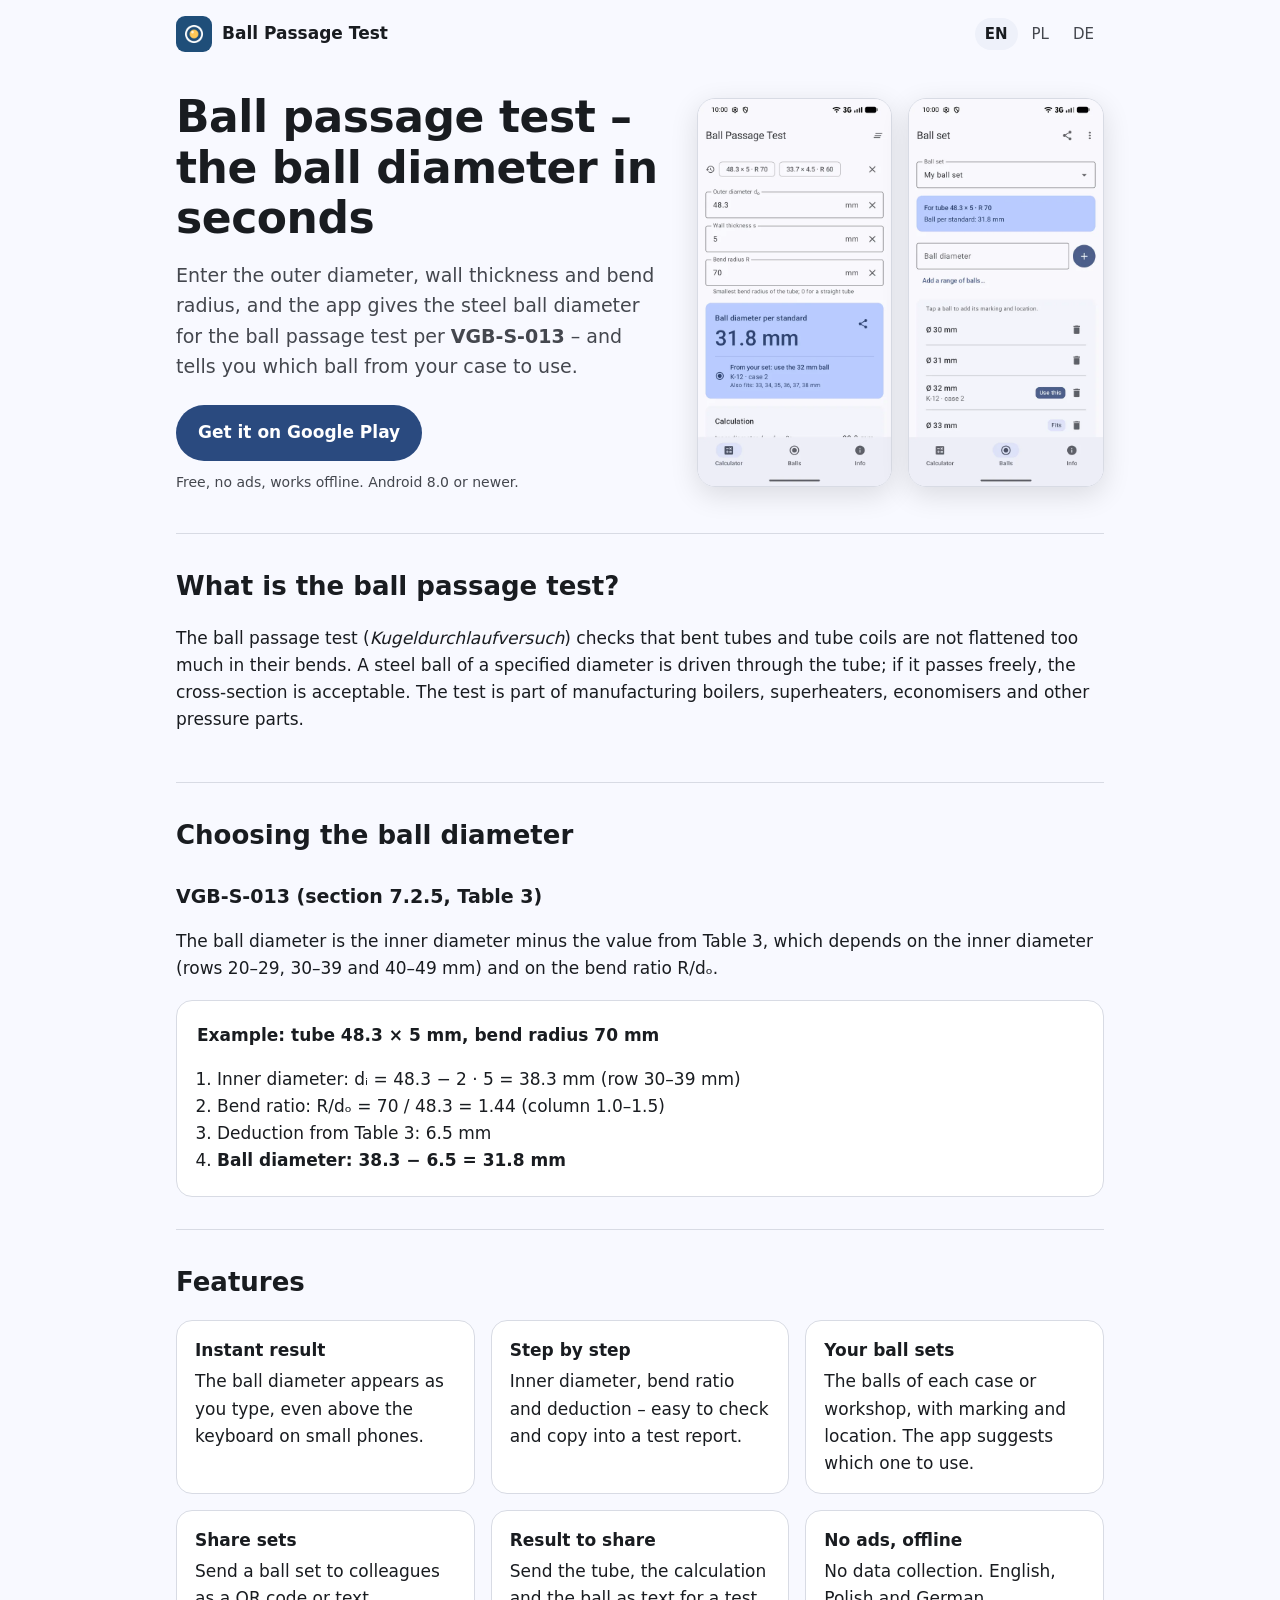
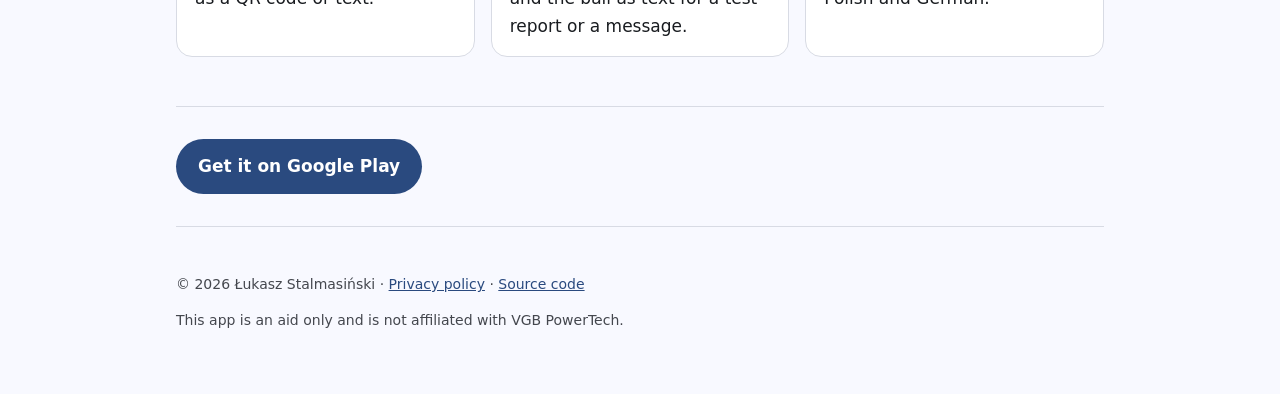
<file: docs/index.html>
<!doctype html>
<html lang="en">
<head>
  <meta charset="utf-8">
  <meta name="viewport" content="width=device-width, initial-scale=1">
  <title>Ball passage test – ball diameter calculator (VGB-S-013)</title>
  <meta name="description" content="Ball passage test (ball test) of bent tubes and tube coils: calculate the steel ball diameter per VGB-S-013, Table 3. Free Android app, no ads, works offline.">
  <link rel="canonical" href="https://lukaszstalmasinski.github.io/ball-passage-test/">
  <link rel="alternate" hreflang="en" href="https://lukaszstalmasinski.github.io/ball-passage-test/">
  <link rel="alternate" hreflang="pl" href="https://lukaszstalmasinski.github.io/ball-passage-test/pl/">
  <link rel="alternate" hreflang="de" href="https://lukaszstalmasinski.github.io/ball-passage-test/de/">
  <link rel="alternate" hreflang="x-default" href="https://lukaszstalmasinski.github.io/ball-passage-test/">
  <meta property="og:title" content="Ball passage test – ball diameter calculator">
  <meta property="og:description" content="Steel ball diameter for the ball passage test of bent tubes per VGB-S-013. Free Android app.">
  <meta property="og:type" content="website">
  <meta property="og:locale" content="en_US">
  <meta property="og:image" content="https://lukaszstalmasinski.github.io/ball-passage-test/assets/en-result.webp">
  <link rel="icon" href="assets/icon.png">
  <link rel="stylesheet" href="assets/site.css">
  <script type="application/ld+json">
  {
    "@context": "https://schema.org",
    "@type": "SoftwareApplication",
    "name": "Ball Passage Test Calculator",
    "operatingSystem": "Android",
    "applicationCategory": "BusinessApplication",
    "inLanguage": ["en", "pl", "de"],
    "offers": {"@type": "Offer", "price": "0", "priceCurrency": "EUR"},
    "url": "https://play.google.com/store/apps/details?id=pl.stalmasinski.ballpassage"
  }
  </script>
</head>
<body>
  <div class="wrap">
    <header class="top">
      <a class="brand" href="./"><img src="assets/icon.png" alt="" width="36" height="36">Ball Passage Test</a>
      <nav class="lang" aria-label="Language">
        <a href="./" aria-current="page" hreflang="en" lang="en">EN</a>
        <a href="pl/" hreflang="pl" lang="pl">PL</a>
        <a href="de/" hreflang="de" lang="de">DE</a>
      </nav>
    </header>

    <main>
      <div class="hero">
        <div>
          <h1>Ball passage test – the ball diameter in seconds</h1>
          <p class="lead">Enter the outer diameter, wall thickness and bend radius, and the app gives the steel ball diameter for the ball passage test per <strong>VGB-S-013</strong> – and tells you which ball from your case to use.</p>
          <a class="cta" href="https://play.google.com/store/apps/details?id=pl.stalmasinski.ballpassage&amp;hl=en">Get it on Google Play</a>
          <span class="cta-note">Free, no ads, works offline. Android 8.0 or newer.</span>
        </div>
        <div class="shots">
          <img src="assets/en-result.webp" width="540" height="1080" alt="Result: ball diameter 31.8 mm for tube 48.3 × 5, R 70">
          <img src="assets/en-balls.webp" width="540" height="1080" alt="Ball set with the suggested ball">
        </div>
      </div>

      <section>
        <h2>What is the ball passage test?</h2>
        <p>The ball passage test (<em>Kugeldurchlaufversuch</em>) checks that bent tubes and tube coils are not flattened too much in their bends. A steel ball of a specified diameter is driven through the tube; if it passes freely, the cross-section is acceptable. The test is part of manufacturing boilers, superheaters, economisers and other pressure parts.</p>
      </section>

      <section>
        <h2>Choosing the ball diameter</h2>
        <h3>VGB-S-013 (section 7.2.5, Table 3)</h3>
        <p>The ball diameter is the inner diameter minus the value from Table 3, which depends on the inner diameter (rows 20–29, 30–39 and 40–49 mm) and on the bend ratio R/dₒ.</p>
        <div class="example">
          <p><strong>Example: tube 48.3 × 5 mm, bend radius 70 mm</strong></p>
          <ol>
            <li>Inner diameter: dᵢ = 48.3 − 2 · 5 = 38.3 mm (row 30–39 mm)</li>
            <li>Bend ratio: R/dₒ = 70 / 48.3 = 1.44 (column 1.0–1.5)</li>
            <li>Deduction from Table 3: 6.5 mm</li>
            <li><strong>Ball diameter: 38.3 − 6.5 = 31.8 mm</strong></li>
          </ol>
        </div>
      </section>

      <section>
        <h2>Features</h2>
        <ul class="features">
          <li><strong>Instant result</strong>The ball diameter appears as you type, even above the keyboard on small phones.</li>
          <li><strong>Step by step</strong>Inner diameter, bend ratio and deduction – easy to check and copy into a test report.</li>
          <li><strong>Your ball sets</strong>The balls of each case or workshop, with marking and location. The app suggests which one to use.</li>
          <li><strong>Share sets</strong>Send a ball set to colleagues as a QR code or text.</li>
          <li><strong>Result to share</strong>Send the tube, the calculation and the ball as text for a test report or a message.</li>
          <li><strong>No ads, offline</strong>No data collection. English, Polish and German.</li>
        </ul>
      </section>

      <section>
        <a class="cta" href="https://play.google.com/store/apps/details?id=pl.stalmasinski.ballpassage&amp;hl=en">Get it on Google Play</a>
      </section>
    </main>

    <footer>
      <p>© 2026 Łukasz Stalmasiński · <a href="https://github.com/lukaszstalmasinski/ball-passage-test/blob/main/PRIVACY.md">Privacy policy</a> · <a href="https://github.com/lukaszstalmasinski/ball-passage-test">Source code</a></p>
      <p>This app is an aid only and is not affiliated with VGB PowerTech.</p>
    </footer>
  </div>
</body>
</html>
</file>
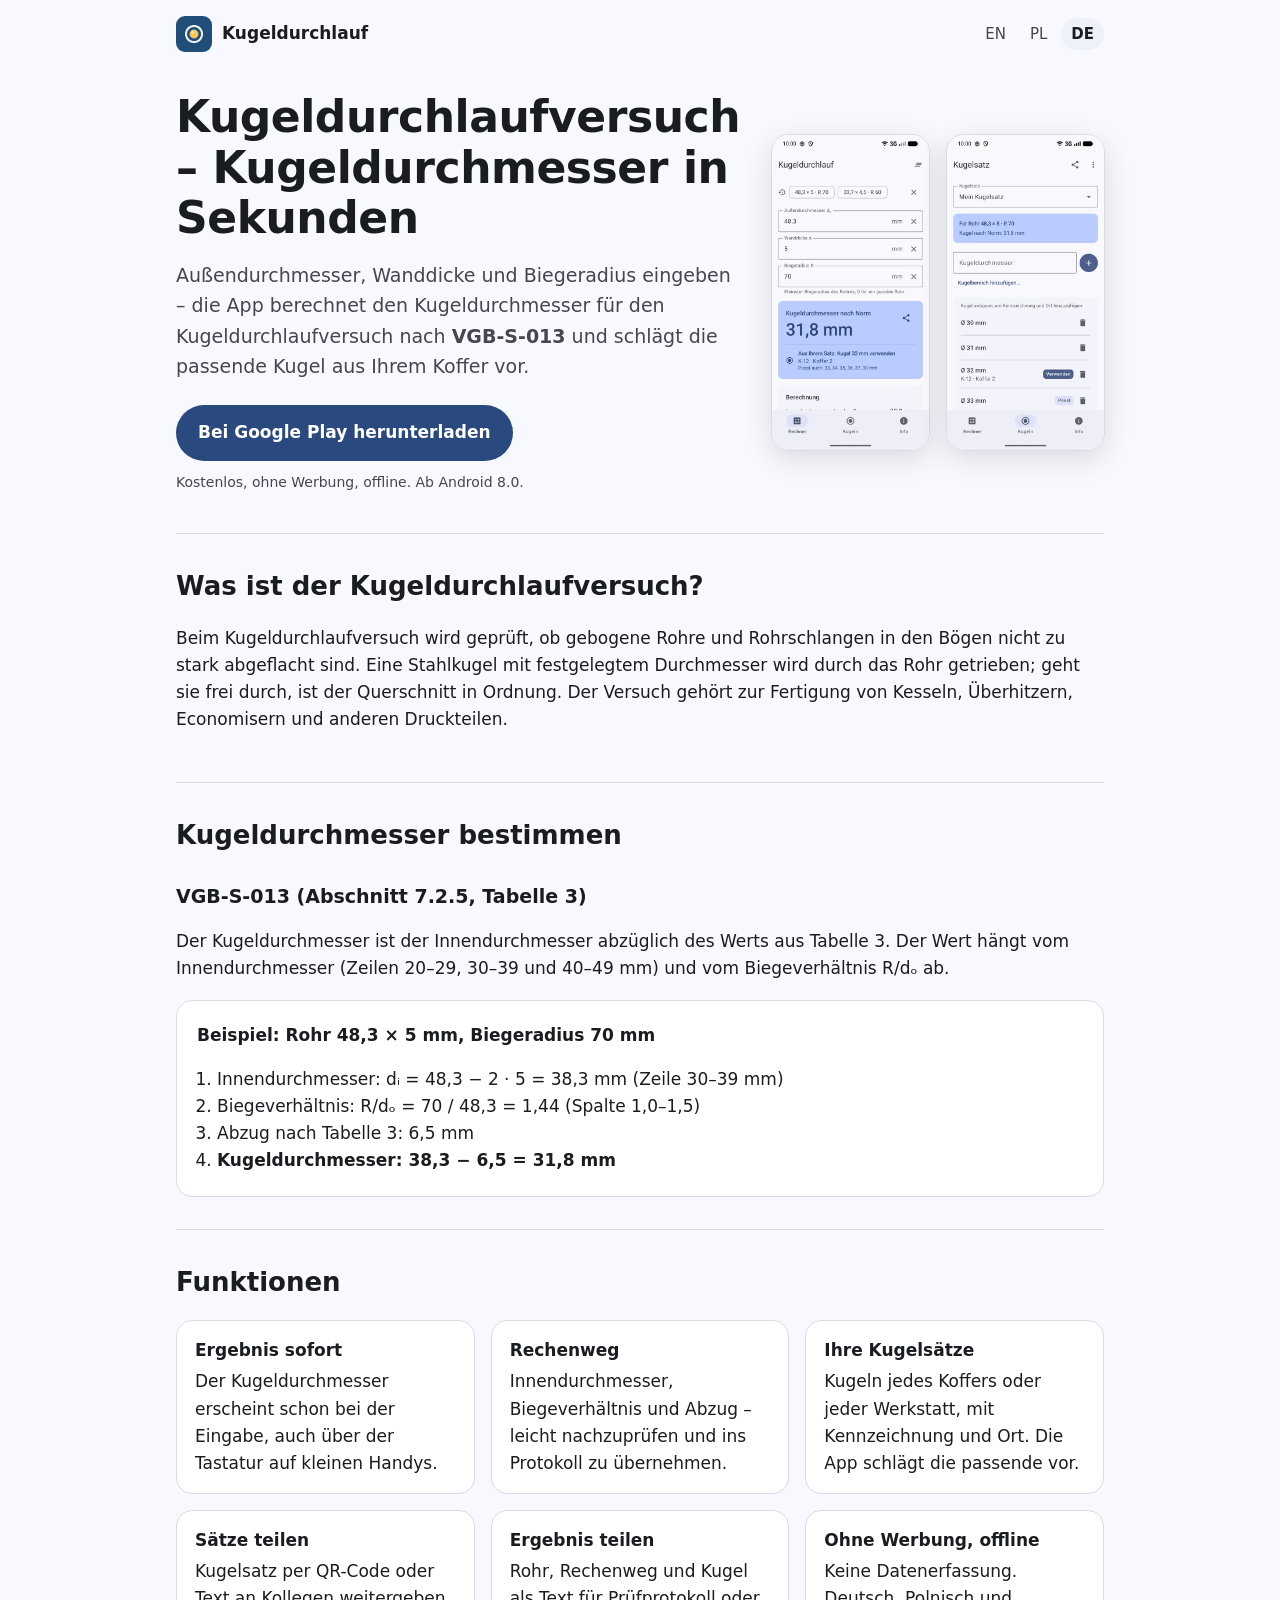
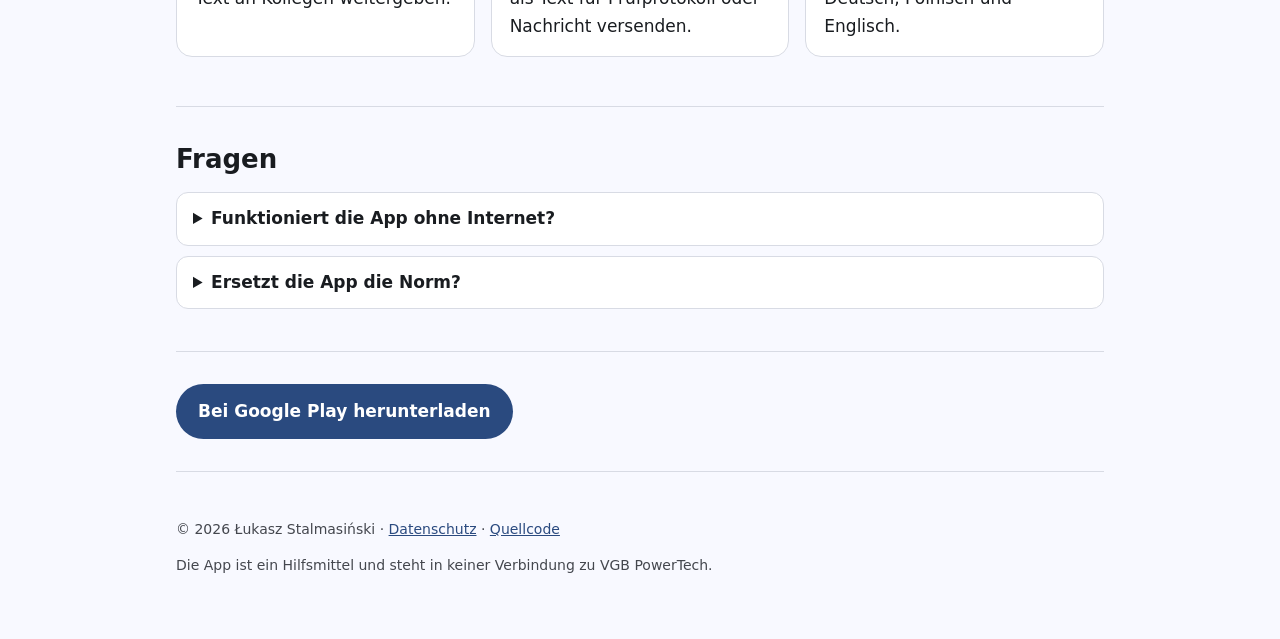
<file: docs/de/index.html>
<!doctype html>
<html lang="de">
<head>
  <meta charset="utf-8">
  <meta name="viewport" content="width=device-width, initial-scale=1">
  <title>Kugeldurchlaufversuch – Kugeldurchmesser berechnen (VGB-S-013)</title>
  <meta name="description" content="Kugeldurchlaufversuch an gebogenen Rohren und Rohrschlangen: Kugeldurchmesser nach VGB-S-013, Tabelle 3 berechnen. Kostenlose Android-App, ohne Werbung, offline.">
  <link rel="canonical" href="https://lukaszstalmasinski.github.io/ball-passage-test/de/">
  <link rel="alternate" hreflang="en" href="https://lukaszstalmasinski.github.io/ball-passage-test/">
  <link rel="alternate" hreflang="pl" href="https://lukaszstalmasinski.github.io/ball-passage-test/pl/">
  <link rel="alternate" hreflang="de" href="https://lukaszstalmasinski.github.io/ball-passage-test/de/">
  <link rel="alternate" hreflang="x-default" href="https://lukaszstalmasinski.github.io/ball-passage-test/">
  <meta property="og:title" content="Kugeldurchlaufversuch – Kugeldurchmesser berechnen">
  <meta property="og:description" content="Kugeldurchmesser für den Kugeldurchlaufversuch an Rohrbögen nach VGB-S-013. Kostenlose Android-App.">
  <meta property="og:type" content="website">
  <meta property="og:locale" content="de_DE">
  <meta property="og:image" content="https://lukaszstalmasinski.github.io/ball-passage-test/assets/de-result.webp">
  <link rel="icon" href="../assets/icon.png">
  <link rel="stylesheet" href="../assets/site.css">
  <script type="application/ld+json">
  {
    "@context": "https://schema.org",
    "@type": "SoftwareApplication",
    "name": "Kugeldurchlaufversuch Rechner",
    "operatingSystem": "Android",
    "applicationCategory": "BusinessApplication",
    "inLanguage": ["de", "pl", "en"],
    "offers": {"@type": "Offer", "price": "0", "priceCurrency": "EUR"},
    "url": "https://play.google.com/store/apps/details?id=pl.stalmasinski.ballpassage"
  }
  </script>
  <script type="application/ld+json">
  {
    "@context": "https://schema.org",
    "@type": "FAQPage",
    "mainEntity": [
      {"@type": "Question", "name": "Welche Kugel für ein Rohr 48,3 × 5 mm mit Biegeradius 70 mm?",
       "acceptedAnswer": {"@type": "Answer", "text": "Nach VGB-S-013: Innendurchmesser 38,3 mm, R/dₒ = 1,44, Abzug nach Tabelle 3 6,5 mm, also Kugeldurchmesser 31,8 mm."}},
      {"@type": "Question", "name": "Funktioniert die App ohne Internet?",
       "acceptedAnswer": {"@type": "Answer", "text": "Ja. Die App funktioniert vollständig offline, ohne Werbung und ohne Datenerfassung."}}
    ]
  }
  </script>
</head>
<body>
  <div class="wrap">
    <header class="top">
      <a class="brand" href="./"><img src="../assets/icon.png" alt="" width="36" height="36">Kugeldurchlauf</a>
      <nav class="lang" aria-label="Sprache">
        <a href="../" hreflang="en" lang="en">EN</a>
        <a href="../pl/" hreflang="pl" lang="pl">PL</a>
        <a href="../de/" aria-current="page" hreflang="de" lang="de">DE</a>
      </nav>
    </header>

    <main>
      <div class="hero">
        <div>
          <h1>Kugeldurchlaufversuch – Kugeldurchmesser in Sekunden</h1>
          <p class="lead">Außendurchmesser, Wanddicke und Biegeradius eingeben – die App berechnet den Kugeldurchmesser für den Kugeldurchlaufversuch nach <strong>VGB-S-013</strong> und schlägt die passende Kugel aus Ihrem Koffer vor.</p>
          <a class="cta" href="https://play.google.com/store/apps/details?id=pl.stalmasinski.ballpassage&amp;hl=de">Bei Google Play herunterladen</a>
          <span class="cta-note">Kostenlos, ohne Werbung, offline. Ab Android 8.0.</span>
        </div>
        <div class="shots">
          <img src="../assets/de-result.webp" width="540" height="1080" alt="Ergebnis: Kugeldurchmesser 31,8 mm für Rohr 48,3 × 5, R 70">
          <img src="../assets/de-balls.webp" width="540" height="1080" alt="Kugelsatz mit Vorschlag, welche Kugel zu verwenden ist">
        </div>
      </div>

      <section>
        <h2>Was ist der Kugeldurchlaufversuch?</h2>
        <p>Beim Kugeldurchlaufversuch wird geprüft, ob gebogene Rohre und Rohrschlangen in den Bögen nicht zu stark abgeflacht sind. Eine Stahlkugel mit festgelegtem Durchmesser wird durch das Rohr getrieben; geht sie frei durch, ist der Querschnitt in Ordnung. Der Versuch gehört zur Fertigung von Kesseln, Überhitzern, Economisern und anderen Druckteilen.</p>
      </section>

      <section>
        <h2>Kugeldurchmesser bestimmen</h2>
        <h3>VGB-S-013 (Abschnitt 7.2.5, Tabelle 3)</h3>
        <p>Der Kugeldurchmesser ist der Innendurchmesser abzüglich des Werts aus Tabelle 3. Der Wert hängt vom Innendurchmesser (Zeilen 20–29, 30–39 und 40–49 mm) und vom Biegeverhältnis R/dₒ ab.</p>
        <div class="example">
          <p><strong>Beispiel: Rohr 48,3 × 5 mm, Biegeradius 70 mm</strong></p>
          <ol>
            <li>Innendurchmesser: dᵢ = 48,3 − 2 · 5 = 38,3 mm (Zeile 30–39 mm)</li>
            <li>Biegeverhältnis: R/dₒ = 70 / 48,3 = 1,44 (Spalte 1,0–1,5)</li>
            <li>Abzug nach Tabelle 3: 6,5 mm</li>
            <li><strong>Kugeldurchmesser: 38,3 − 6,5 = 31,8 mm</strong></li>
          </ol>
        </div>
      </section>

      <section>
        <h2>Funktionen</h2>
        <ul class="features">
          <li><strong>Ergebnis sofort</strong>Der Kugeldurchmesser erscheint schon bei der Eingabe, auch über der Tastatur auf kleinen Handys.</li>
          <li><strong>Rechenweg</strong>Innendurchmesser, Biegeverhältnis und Abzug – leicht nachzuprüfen und ins Protokoll zu übernehmen.</li>
          <li><strong>Ihre Kugelsätze</strong>Kugeln jedes Koffers oder jeder Werkstatt, mit Kennzeichnung und Ort. Die App schlägt die passende vor.</li>
          <li><strong>Sätze teilen</strong>Kugelsatz per QR-Code oder Text an Kollegen weitergeben.</li>
          <li><strong>Ergebnis teilen</strong>Rohr, Rechenweg und Kugel als Text für Prüfprotokoll oder Nachricht versenden.</li>
          <li><strong>Ohne Werbung, offline</strong>Keine Datenerfassung. Deutsch, Polnisch und Englisch.</li>
        </ul>
      </section>

      <section>
        <h2>Fragen</h2>
        <details>
          <summary>Funktioniert die App ohne Internet?</summary>
          <p>Ja. Sie funktioniert vollständig offline, ohne Werbung und ohne Datenerfassung. Kugelsätze und letzte Rohre bleiben auf dem Gerät.</p>
        </details>
        <details>
          <summary>Ersetzt die App die Norm?</summary>
          <p>Nein. Sie ist ein Hilfsmittel – Ergebnisse immer mit der aktuellen Ausgabe der Norm und den Projektanforderungen prüfen.</p>
        </details>
      </section>

      <section>
        <a class="cta" href="https://play.google.com/store/apps/details?id=pl.stalmasinski.ballpassage&amp;hl=de">Bei Google Play herunterladen</a>
      </section>
    </main>

    <footer>
      <p>© 2026 Łukasz Stalmasiński · <a href="https://github.com/lukaszstalmasinski/ball-passage-test/blob/main/PRIVACY.md">Datenschutz</a> · <a href="https://github.com/lukaszstalmasinski/ball-passage-test">Quellcode</a></p>
      <p>Die App ist ein Hilfsmittel und steht in keiner Verbindung zu VGB PowerTech.</p>
    </footer>
  </div>
</body>
</html>
</file>
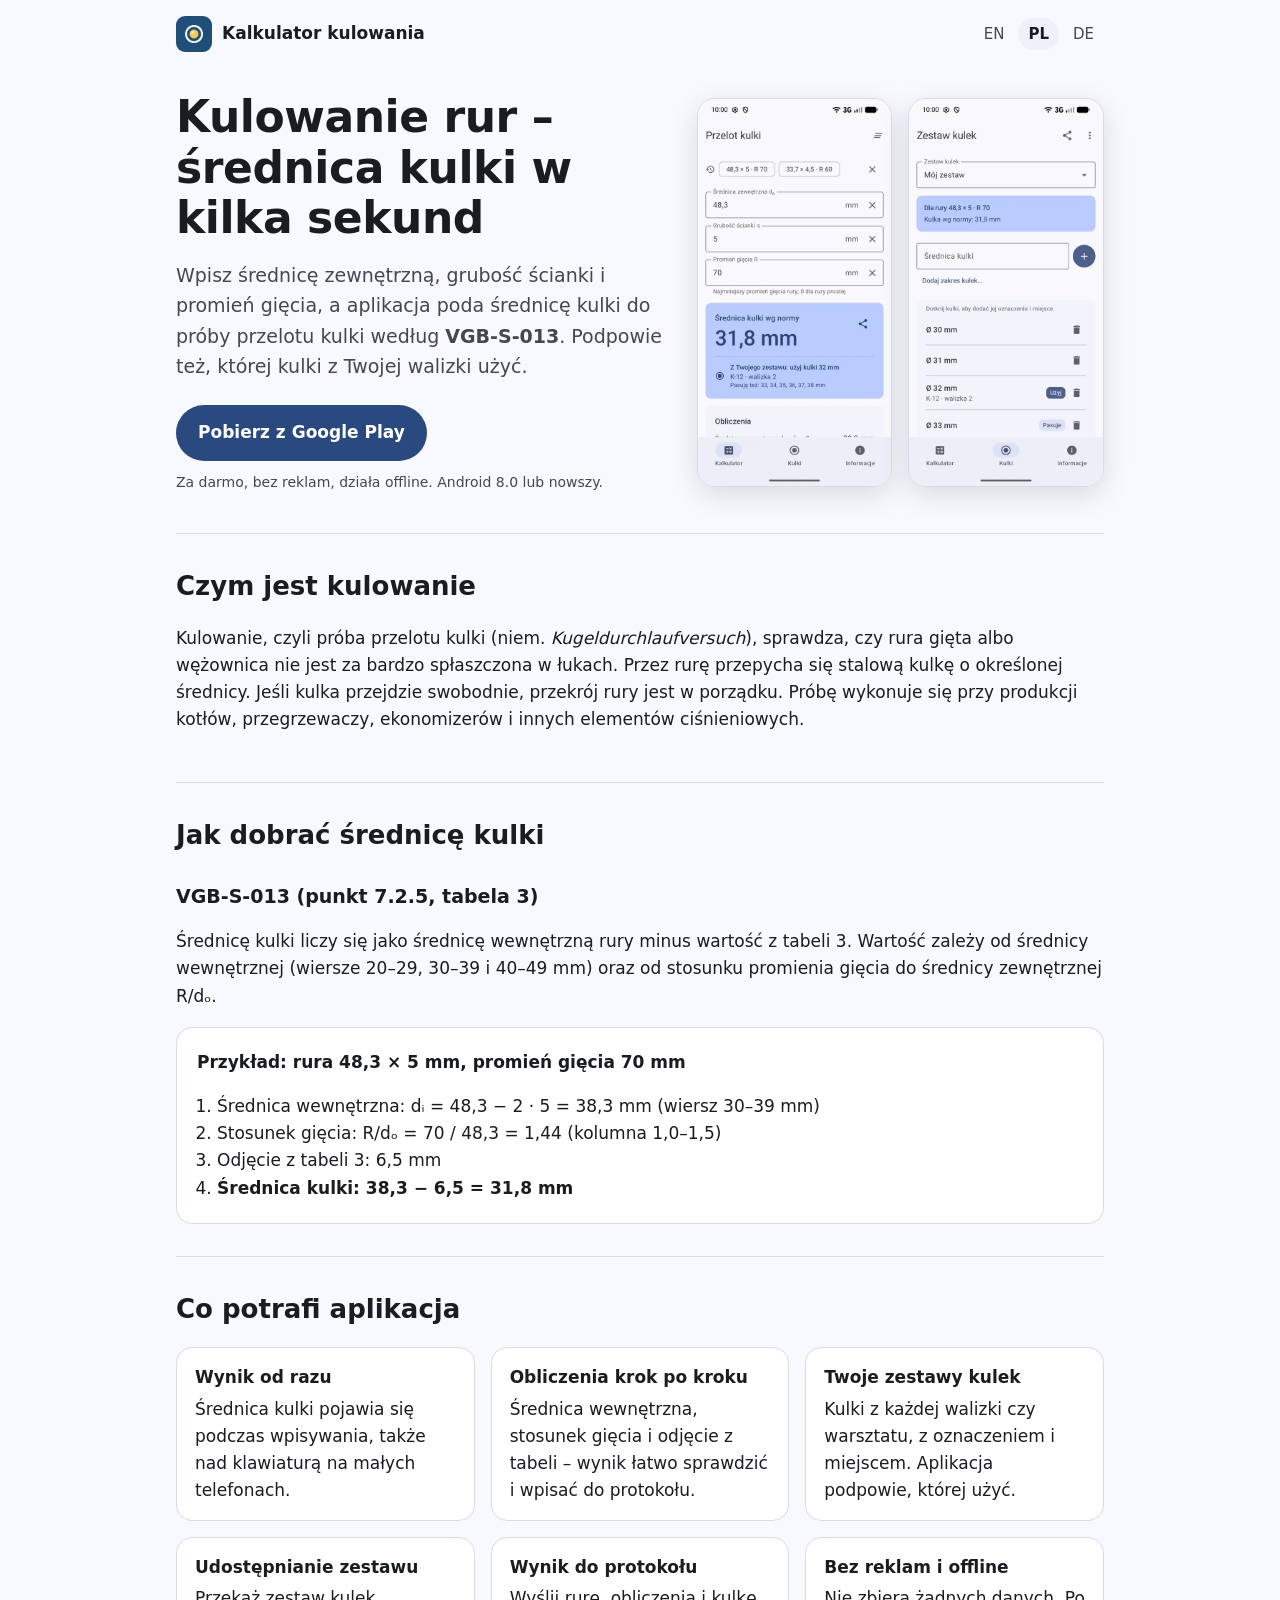
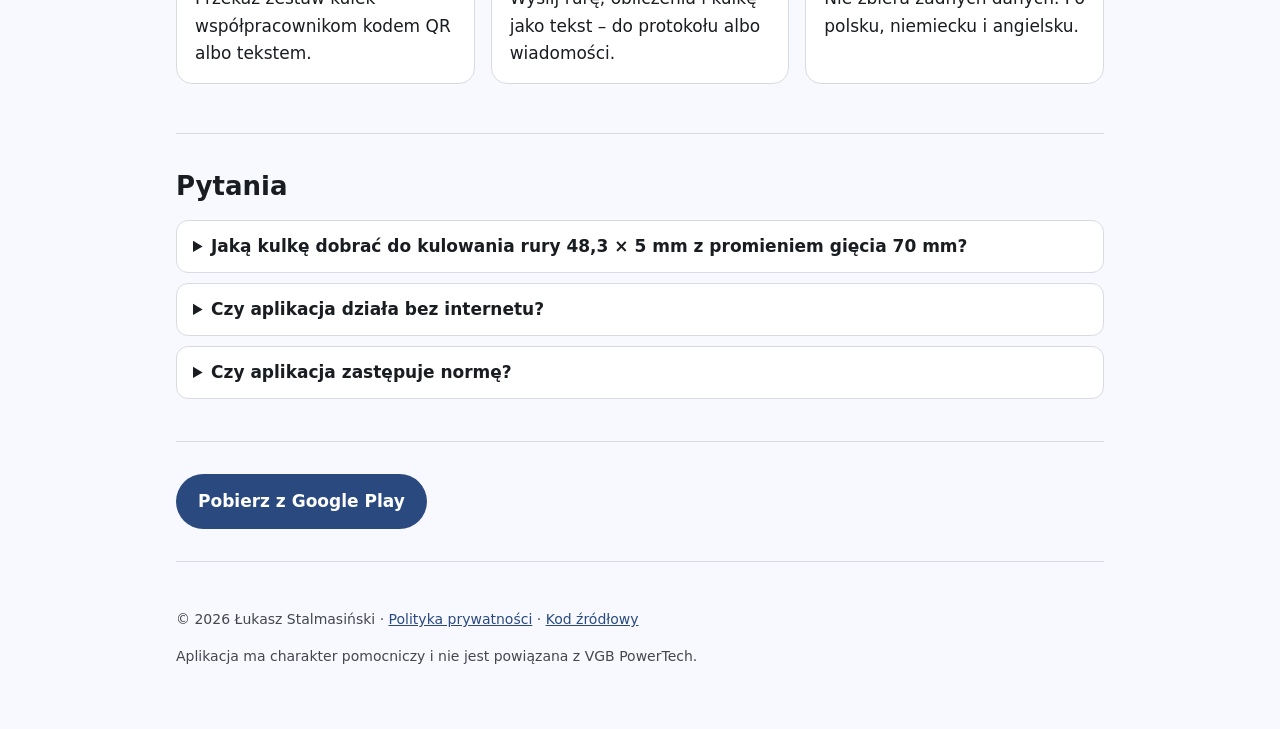
<file: docs/pl/index.html>
<!doctype html>
<html lang="pl">
<head>
  <meta charset="utf-8">
  <meta name="viewport" content="width=device-width, initial-scale=1">
  <title>Kulowanie rur – kalkulator średnicy kulki (VGB-S-013)</title>
  <meta name="description" content="Kulowanie rur giętych i wężownic: jak dobrać średnicę kulki do próby przelotu kulki według VGB-S-013. Darmowa aplikacja na Androida, bez reklam, działa offline.">
  <link rel="canonical" href="https://lukaszstalmasinski.github.io/ball-passage-test/pl/">
  <link rel="alternate" hreflang="en" href="https://lukaszstalmasinski.github.io/ball-passage-test/">
  <link rel="alternate" hreflang="pl" href="https://lukaszstalmasinski.github.io/ball-passage-test/pl/">
  <link rel="alternate" hreflang="de" href="https://lukaszstalmasinski.github.io/ball-passage-test/de/">
  <link rel="alternate" hreflang="x-default" href="https://lukaszstalmasinski.github.io/ball-passage-test/">
  <meta property="og:title" content="Kulowanie rur – kalkulator średnicy kulki">
  <meta property="og:description" content="Średnica kulki do próby przelotu kulki rur giętych według VGB-S-013. Darmowa aplikacja na Androida.">
  <meta property="og:type" content="website">
  <meta property="og:locale" content="pl_PL">
  <meta property="og:image" content="https://lukaszstalmasinski.github.io/ball-passage-test/assets/pl-result.webp">
  <link rel="icon" href="../assets/icon.png">
  <link rel="stylesheet" href="../assets/site.css">
  <script type="application/ld+json">
  {
    "@context": "https://schema.org",
    "@type": "SoftwareApplication",
    "name": "Kalkulator kulowania rur",
    "operatingSystem": "Android",
    "applicationCategory": "BusinessApplication",
    "inLanguage": ["pl", "de", "en"],
    "offers": {"@type": "Offer", "price": "0", "priceCurrency": "PLN"},
    "url": "https://play.google.com/store/apps/details?id=pl.stalmasinski.ballpassage"
  }
  </script>
  <script type="application/ld+json">
  {
    "@context": "https://schema.org",
    "@type": "FAQPage",
    "mainEntity": [
      {"@type": "Question", "name": "Jaką kulkę dobrać do kulowania rury 48,3 × 5 mm z promieniem gięcia 70 mm?",
       "acceptedAnswer": {"@type": "Answer", "text": "Według VGB-S-013: średnica wewnętrzna wynosi 38,3 mm, stosunek gięcia R/dₒ = 1,44, odjęcie z tabeli 3 to 6,5 mm, więc średnica kulki wynosi 31,8 mm."}},
      {"@type": "Question", "name": "Czy aplikacja działa bez internetu?",
       "acceptedAnswer": {"@type": "Answer", "text": "Tak. Aplikacja działa w pełni offline, nie ma reklam i nie zbiera danych."}}
    ]
  }
  </script>
</head>
<body>
  <div class="wrap">
    <header class="top">
      <a class="brand" href="./"><img src="../assets/icon.png" alt="" width="36" height="36">Kalkulator kulowania</a>
      <nav class="lang" aria-label="Język">
        <a href="../" hreflang="en" lang="en">EN</a>
        <a href="../pl/" aria-current="page" hreflang="pl" lang="pl">PL</a>
        <a href="../de/" hreflang="de" lang="de">DE</a>
      </nav>
    </header>

    <main>
      <div class="hero">
        <div>
          <h1>Kulowanie rur – średnica kulki w kilka sekund</h1>
          <p class="lead">Wpisz średnicę zewnętrzną, grubość ścianki i promień gięcia, a aplikacja poda średnicę kulki do próby przelotu kulki według <strong>VGB-S-013</strong>. Podpowie też, której kulki z Twojej walizki użyć.</p>
          <a class="cta" href="https://play.google.com/store/apps/details?id=pl.stalmasinski.ballpassage&amp;hl=pl">Pobierz z Google Play</a>
          <span class="cta-note">Za darmo, bez reklam, działa offline. Android 8.0 lub nowszy.</span>
        </div>
        <div class="shots">
          <img src="../assets/pl-result.webp" width="540" height="1080" alt="Wynik kulowania: średnica kulki 31,8 mm dla rury 48,3 × 5, R 70">
          <img src="../assets/pl-balls.webp" width="540" height="1080" alt="Zestaw kulek z podpowiedzią, której kulki użyć">
        </div>
      </div>

      <section>
        <h2>Czym jest kulowanie</h2>
        <p>Kulowanie, czyli próba przelotu kulki (niem. <em>Kugeldurchlaufversuch</em>), sprawdza, czy rura gięta albo wężownica nie jest za bardzo spłaszczona w łukach. Przez rurę przepycha się stalową kulkę o określonej średnicy. Jeśli kulka przejdzie swobodnie, przekrój rury jest w porządku. Próbę wykonuje się przy produkcji kotłów, przegrzewaczy, ekonomizerów i innych elementów ciśnieniowych.</p>
      </section>

      <section>
        <h2>Jak dobrać średnicę kulki</h2>
        <h3>VGB-S-013 (punkt 7.2.5, tabela 3)</h3>
        <p>Średnicę kulki liczy się jako średnicę wewnętrzną rury minus wartość z tabeli 3. Wartość zależy od średnicy wewnętrznej (wiersze 20–29, 30–39 i 40–49 mm) oraz od stosunku promienia gięcia do średnicy zewnętrznej R/dₒ.</p>
        <div class="example">
          <p><strong>Przykład: rura 48,3 × 5 mm, promień gięcia 70 mm</strong></p>
          <ol>
            <li>Średnica wewnętrzna: dᵢ = 48,3 − 2 · 5 = 38,3 mm (wiersz 30–39 mm)</li>
            <li>Stosunek gięcia: R/dₒ = 70 / 48,3 = 1,44 (kolumna 1,0–1,5)</li>
            <li>Odjęcie z tabeli 3: 6,5 mm</li>
            <li><strong>Średnica kulki: 38,3 − 6,5 = 31,8 mm</strong></li>
          </ol>
        </div>
      </section>

      <section>
        <h2>Co potrafi aplikacja</h2>
        <ul class="features">
          <li><strong>Wynik od razu</strong>Średnica kulki pojawia się podczas wpisywania, także nad klawiaturą na małych telefonach.</li>
          <li><strong>Obliczenia krok po kroku</strong>Średnica wewnętrzna, stosunek gięcia i odjęcie z tabeli – wynik łatwo sprawdzić i wpisać do protokołu.</li>
          <li><strong>Twoje zestawy kulek</strong>Kulki z każdej walizki czy warsztatu, z oznaczeniem i miejscem. Aplikacja podpowie, której użyć.</li>
          <li><strong>Udostępnianie zestawu</strong>Przekaż zestaw kulek współpracownikom kodem QR albo tekstem.</li>
          <li><strong>Wynik do protokołu</strong>Wyślij rurę, obliczenia i kulkę jako tekst – do protokołu albo wiadomości.</li>
          <li><strong>Bez reklam i offline</strong>Nie zbiera żadnych danych. Po polsku, niemiecku i angielsku.</li>
        </ul>
      </section>

      <section>
        <h2>Pytania</h2>
        <details>
          <summary>Jaką kulkę dobrać do kulowania rury 48,3 × 5 mm z promieniem gięcia 70 mm?</summary>
          <p>Według VGB-S-013: średnica wewnętrzna 38,3 mm, R/dₒ = 1,44, odjęcie z tabeli 3 to 6,5 mm, więc kulka ma 31,8 mm. Pasuje też każda większa kulka, mniejsza od średnicy wewnętrznej rury.</p>
        </details>
        <details>
          <summary>Czy aplikacja działa bez internetu?</summary>
          <p>Tak. Działa w pełni offline, nie ma reklam i nie zbiera danych. Zestawy kulek i ostatnie rury zostają tylko na telefonie.</p>
        </details>
        <details>
          <summary>Czy aplikacja zastępuje normę?</summary>
          <p>Nie. To narzędzie pomocnicze – wyniki zawsze sprawdzaj z aktualnym wydaniem normy i wymaganiami projektu.</p>
        </details>
      </section>

      <section>
        <a class="cta" href="https://play.google.com/store/apps/details?id=pl.stalmasinski.ballpassage&amp;hl=pl">Pobierz z Google Play</a>
      </section>
    </main>

    <footer>
      <p>© 2026 Łukasz Stalmasiński · <a href="https://github.com/lukaszstalmasinski/ball-passage-test/blob/main/PRIVACY.md">Polityka prywatności</a> · <a href="https://github.com/lukaszstalmasinski/ball-passage-test">Kod źródłowy</a></p>
      <p>Aplikacja ma charakter pomocniczy i nie jest powiązana z VGB PowerTech.</p>
    </footer>
  </div>
</body>
</html>
</file>
<file: docs/assets/site.css>
:root {
  --bg: #f8f9ff;
  --surface: #ffffff;
  --surface-alt: #eef1fa;
  --text: #191c20;
  --muted: #44474e;
  --primary: #2a4a7f;
  --on-primary: #ffffff;
  --accent: #b9cbff;
  --border: #d8dbe4;
  --code-bg: #e7ebf5;
}

@media (prefers-color-scheme: dark) {
  :root {
    --bg: #111318;
    --surface: #1a1c21;
    --surface-alt: #22252c;
    --text: #e2e2e9;
    --muted: #c4c6d0;
    --primary: #aac7ff;
    --on-primary: #0a305f;
    --accent: #2a4a7f;
    --border: #33363e;
    --code-bg: #262a33;
  }
}

* { box-sizing: border-box; }

html { -webkit-text-size-adjust: 100%; }

body {
  margin: 0;
  background: var(--bg);
  color: var(--text);
  font: 17px/1.6 system-ui, -apple-system, "Segoe UI", Roboto, "Helvetica Neue", Arial, sans-serif;
}

a { color: var(--primary); }

.wrap { max-width: 960px; margin: 0 auto; padding: 0 16px; }

header.top {
  display: flex;
  align-items: center;
  justify-content: space-between;
  gap: 16px;
  padding: 16px 0;
}

.brand { display: flex; align-items: center; gap: 10px; font-weight: 600; color: var(--text); text-decoration: none; }
.brand img { width: 36px; height: 36px; border-radius: 9px; }

nav.lang { display: flex; gap: 4px; font-size: 15px; }
nav.lang a { padding: 4px 10px; border-radius: 999px; text-decoration: none; color: var(--muted); }
nav.lang a[aria-current="page"] { background: var(--surface-alt); color: var(--text); font-weight: 600; }

.hero {
  display: grid;
  grid-template-columns: 1.2fr 1fr;
  gap: 32px;
  align-items: center;
  padding: 24px 0 40px;
}

.hero h1 { font-size: clamp(30px, 5vw, 44px); line-height: 1.15; margin: 0 0 16px; letter-spacing: -0.01em; }
.hero p.lead { font-size: 19px; color: var(--muted); margin: 0 0 24px; }

.cta {
  display: inline-flex;
  align-items: center;
  gap: 10px;
  background: var(--primary);
  color: var(--on-primary);
  padding: 14px 22px;
  border-radius: 999px;
  font-weight: 600;
  text-decoration: none;
}
.cta:hover { filter: brightness(1.08); }
.cta-note { display: block; margin-top: 10px; font-size: 14px; color: var(--muted); }

.shots { display: flex; gap: 16px; justify-content: center; }
.shots img {
  width: 48%;
  max-width: 220px;
  height: auto;
  border-radius: 18px;
  border: 1px solid var(--border);
  box-shadow: 0 8px 28px rgba(0, 0, 0, 0.12);
}

section { padding: 32px 0; border-top: 1px solid var(--border); }
section h2 { font-size: 26px; margin: 0 0 12px; }
section h3 { font-size: 19px; margin: 24px 0 8px; }

.formula {
  background: var(--code-bg);
  border-radius: 12px;
  padding: 14px 16px;
  font: 600 17px/1.5 ui-monospace, "Cascadia Mono", Consolas, monospace;
  overflow-x: auto;
}

.example { background: var(--surface); border: 1px solid var(--border); border-radius: 16px; padding: 4px 20px; }
.example ol { padding-left: 20px; }

.features { display: grid; grid-template-columns: repeat(auto-fit, minmax(240px, 1fr)); gap: 16px; padding: 0; list-style: none; }
.features li { background: var(--surface); border: 1px solid var(--border); border-radius: 16px; padding: 16px 18px; }
.features strong { display: block; margin-bottom: 4px; }

details { background: var(--surface); border: 1px solid var(--border); border-radius: 12px; padding: 12px 16px; margin: 10px 0; }
summary { cursor: pointer; font-weight: 600; }

footer { padding: 32px 0 48px; color: var(--muted); font-size: 14px; border-top: 1px solid var(--border); }

@media (max-width: 720px) {
  .hero { grid-template-columns: 1fr; padding-top: 8px; }
  .shots img { width: 46%; }
}
</file>
